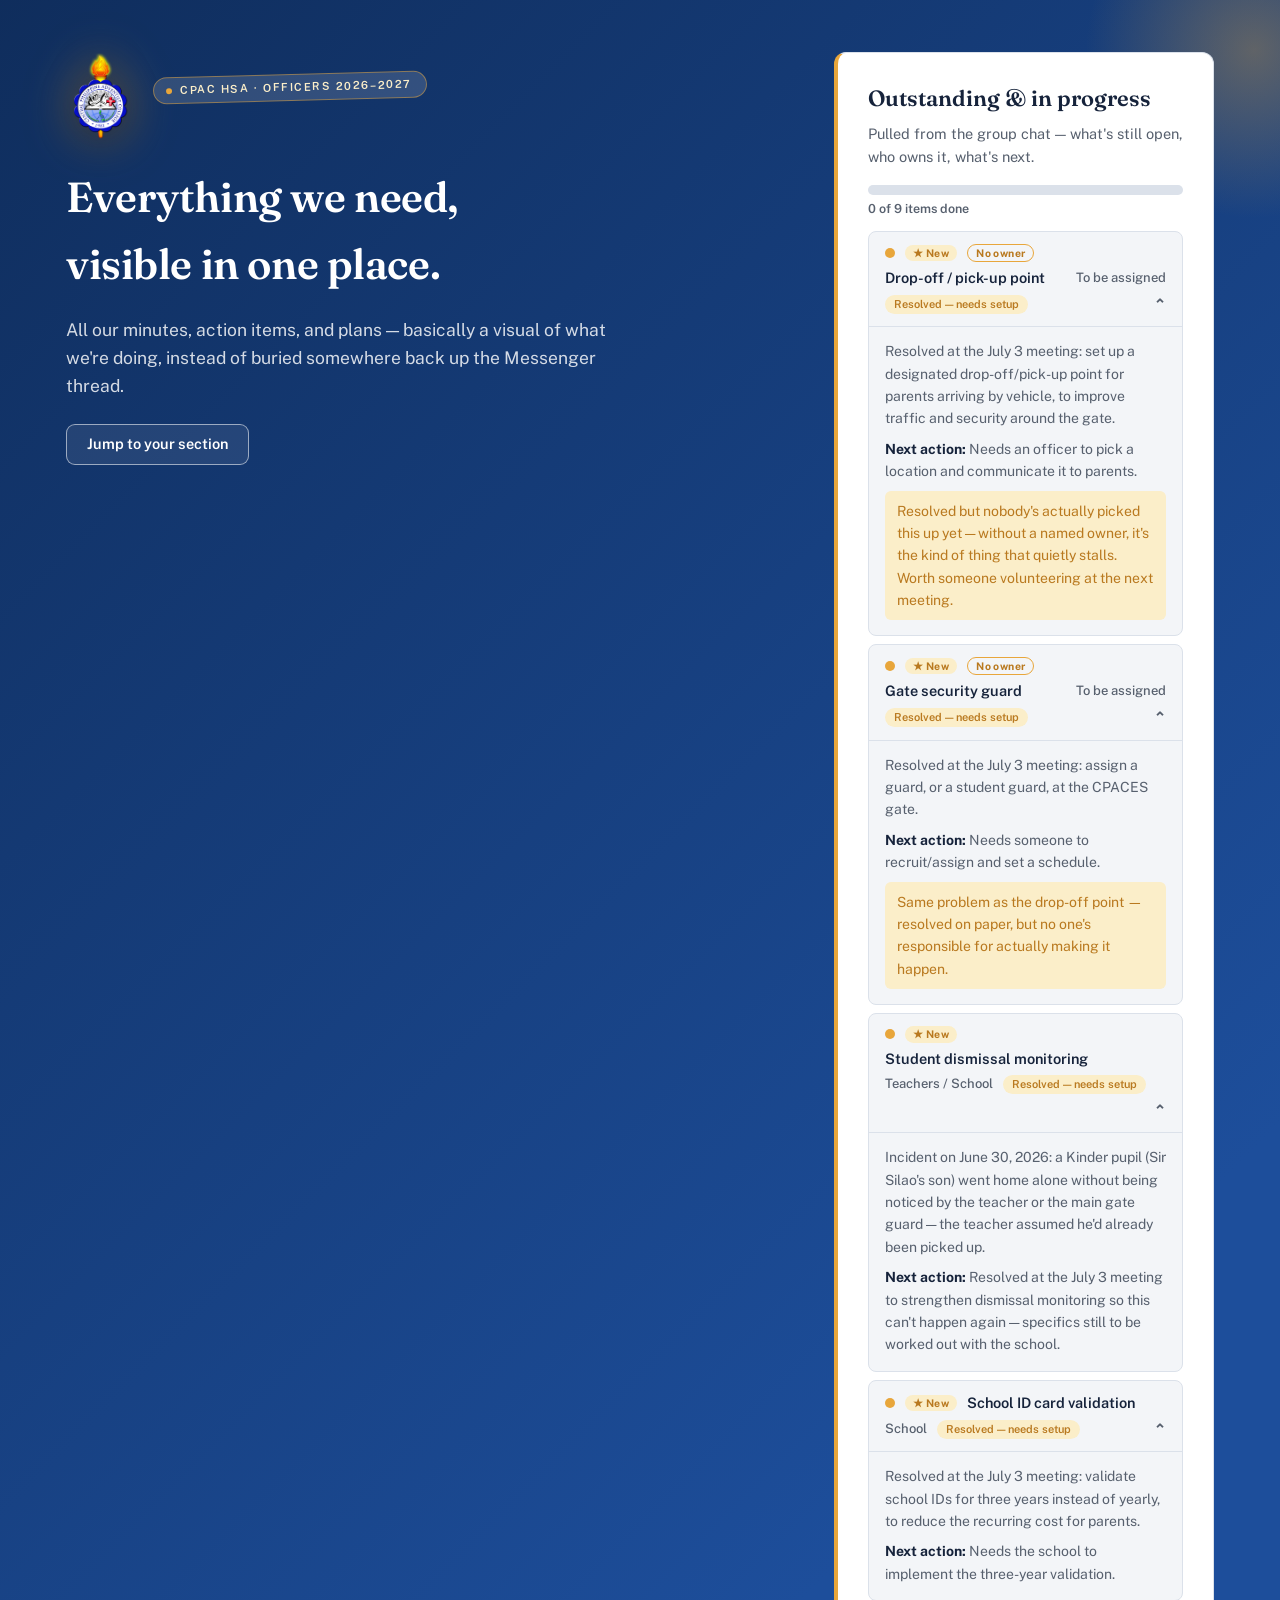
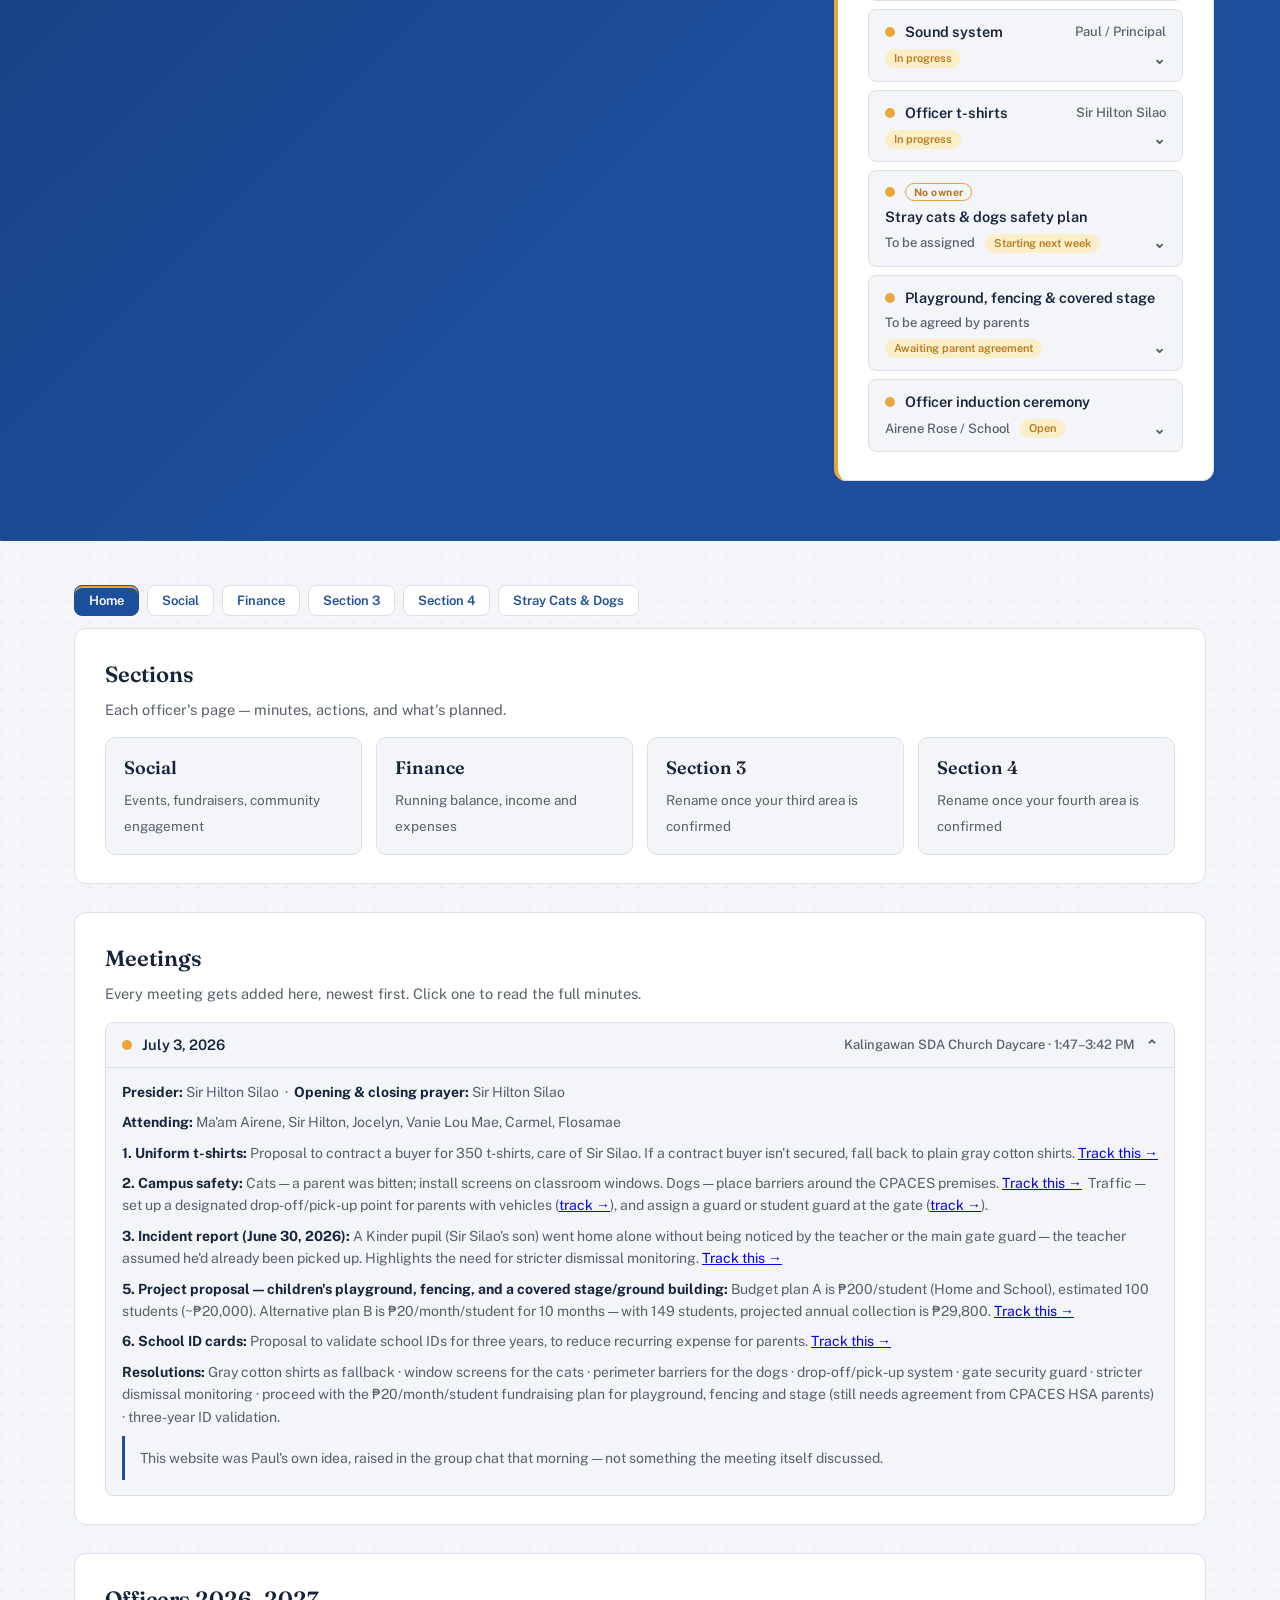
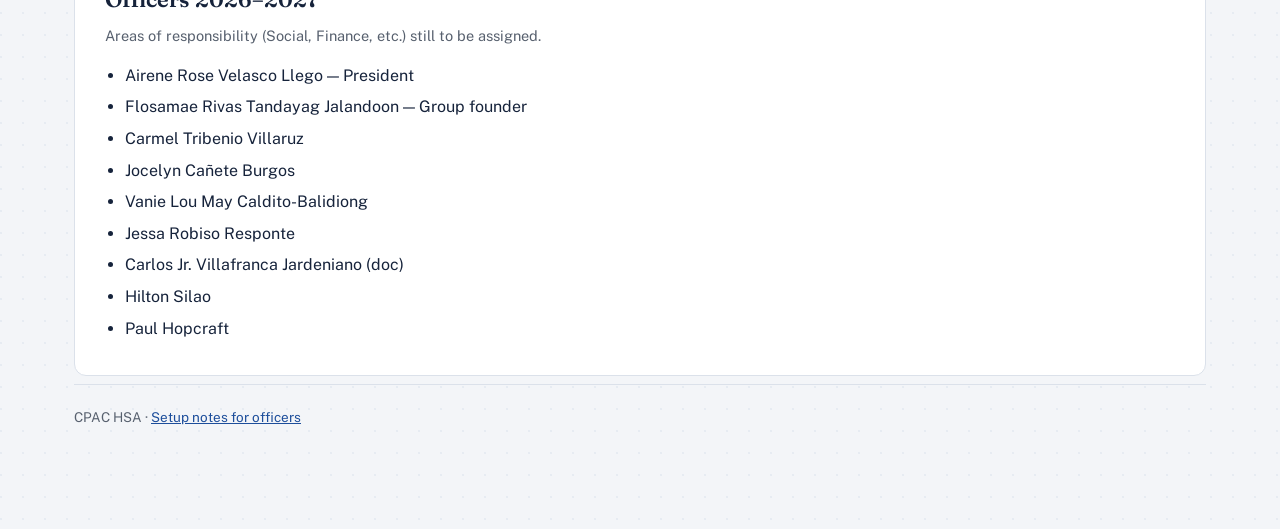
<file: index.html>
<!DOCTYPE html>
<html lang="en">
<head>
<meta charset="UTF-8">
<meta name="viewport" content="width=device-width, initial-scale=1.0">
<title>CPAC HSA — Officers Hub</title>
<link rel="icon" href="assets/logo-cpac.png">
<link rel="stylesheet" href="assets/style.css">
</head>
<body>
<header class="masthead hero-band">
  <div class="hero-inner">
    <div class="hero-grid">
      <div class="hero">
        <div class="brandrow">
          <img src="assets/logo-cpac.png" alt="Central Philippine Adventist College crest" class="crest">
          <span class="badge"><span class="dot"></span>CPAC HSA · Officers 2026&ndash;2027</span>
        </div>
        <h1>Everything we need, visible in one place.</h1>
        <p class="lede">All our minutes, action items, and plans — basically a visual of what we're doing, instead of buried somewhere back up the Messenger thread.</p>
        <div class="hero-actions">
          <a href="#sections" class="btn secondary">Jump to your section</a>
        </div>
      </div>
      <aside class="hero-sidebar">
        <section class="card spotlight" id="outstanding">
          <h2>Outstanding &amp; in progress</h2>
          <p class="sub">Pulled from the group chat — what's still open, who owns it, what's next.</p>
          <div class="progress-track"><div class="progress-fill" id="outstanding-progress-fill"></div></div>
          <p class="progress-label" id="outstanding-progress-label">Counting…</p>
          <div class="agreed-list">
            <details class="agreed-item" id="chip-dropoff" open>
              <summary>
                <span class="dot"></span>
                <span class="new-badge">&#9733; New</span>
                <span class="owner-flag">No owner</span>
                <span class="ti-title">Drop-off / pick-up point</span>
                <span class="ti-owner">To be assigned</span>
                <span class="status-pill open">Resolved — needs setup</span>
              </summary>
              <div class="agreed-detail">
                <p>Resolved at the July 3 meeting: set up a designated drop-off/pick-up point for parents arriving by vehicle, to improve traffic and security around the gate.</p>
                <p><strong>Next action:</strong> Needs an officer to pick a location and communicate it to parents.</p>
                <p class="flagged">Resolved but nobody's actually picked this up yet — without a named owner, it's the kind of thing that quietly stalls. Worth someone volunteering at the next meeting.</p>
              </div>
            </details>
            <details class="agreed-item" id="chip-gate" open>
              <summary>
                <span class="dot"></span>
                <span class="new-badge">&#9733; New</span>
                <span class="owner-flag">No owner</span>
                <span class="ti-title">Gate security guard</span>
                <span class="ti-owner">To be assigned</span>
                <span class="status-pill open">Resolved — needs setup</span>
              </summary>
              <div class="agreed-detail">
                <p>Resolved at the July 3 meeting: assign a guard, or a student guard, at the CPACES gate.</p>
                <p><strong>Next action:</strong> Needs someone to recruit/assign and set a schedule.</p>
                <p class="flagged">Same problem as the drop-off point — resolved on paper, but no one's responsible for actually making it happen.</p>
              </div>
            </details>
            <details class="agreed-item" id="chip-dismissal" open>
              <summary>
                <span class="dot"></span>
                <span class="new-badge">&#9733; New</span>
                <span class="ti-title">Student dismissal monitoring</span>
                <span class="ti-owner">Teachers / School</span>
                <span class="status-pill open">Resolved — needs setup</span>
              </summary>
              <div class="agreed-detail">
                <p>Incident on June 30, 2026: a Kinder pupil (Sir Silao's son) went home alone without being noticed by the teacher or the main gate guard — the teacher assumed he'd already been picked up.</p>
                <p><strong>Next action:</strong> Resolved at the July 3 meeting to strengthen dismissal monitoring so this can't happen again — specifics still to be worked out with the school.</p>
              </div>
            </details>
            <details class="agreed-item" id="chip-idcard" open>
              <summary>
                <span class="dot"></span>
                <span class="new-badge">&#9733; New</span>
                <span class="ti-title">School ID card validation</span>
                <span class="ti-owner">School</span>
                <span class="status-pill open">Resolved — needs setup</span>
              </summary>
              <div class="agreed-detail">
                <p>Resolved at the July 3 meeting: validate school IDs for three years instead of yearly, to reduce the recurring cost for parents.</p>
                <p><strong>Next action:</strong> Needs the school to implement the three-year validation.</p>
              </div>
            </details>
            <details class="agreed-item" id="chip-sound">
              <summary>
                <span class="dot"></span>
                <span class="ti-title">Sound system</span>
                <span class="ti-owner">Paul / Principal</span>
                <span class="status-pill open">In progress</span>
              </summary>
              <div class="agreed-detail">
                <p>Target is a JBL sound system (~₱45,000) plus a mic (~₱7,000). Paul donated ₱20,000 already; the school promised to cover the rest as a refund tied to last year's iLearn payments.</p>
                <p><strong>Next action:</strong> Paul spoke to the principal on July 2 — hoping to pick it up next week from the supplier (Jvs) once the school releases the remaining funds. Target is to have it ready before the induction ceremony.</p>
              </div>
            </details>
            <details class="agreed-item" id="chip-tshirts">
              <summary>
                <span class="dot"></span>
                <span class="ti-title">Officer t-shirts</span>
                <span class="ti-owner">Sir Hilton Silao</span>
                <span class="status-pill open">In progress</span>
              </summary>
              <div class="agreed-detail">
                <p>Decided at the July 3 meeting: contract a buyer for 350 t-shirts, care of Sir Silao. If a contract buyer isn't secured, fall back to plain gray cotton shirts.</p>
                <p><strong>Next action:</strong> Sir Silao to confirm whether a contract buyer's been secured; gray cotton is the agreed fallback.</p>
              </div>
            </details>
            <details class="agreed-item" id="chip-stray">
              <summary>
                <span class="dot"></span>
                <span class="owner-flag">No owner</span>
                <span class="ti-title">Stray cats &amp; dogs safety plan</span>
                <span class="ti-owner">To be assigned</span>
                <span class="status-pill open">Starting next week</span>
              </summary>
              <div class="agreed-detail">
                <p>A parent was bitten by a stray cat on campus and needed rabies shots. Resolved at the July 3 meeting: install screens on classroom windows (cats) and place barriers around the CPACES premises (dogs) — no culling, no poisoning.</p>
                <p><strong>Next action:</strong> Paul is providing labor for the perimeter/cleanup side (bringing a helper down next week) — but no officer has taken ownership of seeing the window screens through yet. <a href="poll.html">Full plan and breakdown →</a></p>
                <p class="flagged">This one's a genuine safety issue with an actual bite already on record — it shouldn't be the item with no clear owner. Worth someone claiming the window-screen half specifically, since Paul's only covering the fence/cleanup side.</p>
              </div>
            </details>
            <details class="agreed-item" id="chip-playground">
              <summary>
                <span class="dot"></span>
                <span class="ti-title">Playground, fencing &amp; covered stage</span>
                <span class="ti-owner">To be agreed by parents</span>
                <span class="status-pill open">Awaiting parent agreement</span>
              </summary>
              <div class="agreed-detail">
                <p>Originally raised by Carlos Jr. as a one-liner; fleshed out into a full project at the July 3 meeting — a children's playground, fencing, and a covered stage/ground building.</p>
                <p><strong>Budget:</strong> Plan A — ₱200/student, ~100 students (~₱20,000 one-time). Plan B (the one resolved to proceed with) — ₱20/month/student for 10 months; with 149 students, projected annual collection is ₱29,800.</p>
                <p><strong>Next action:</strong> Still needs to be agreed by the CPACES HSA parents before it can start.</p>
              </div>
            </details>
            <details class="agreed-item">
              <summary>
                <span class="dot"></span>
                <span class="ti-title">Officer induction ceremony</span>
                <span class="ti-owner">Airene Rose / School</span>
                <span class="status-pill open">Open</span>
              </summary>
              <div class="agreed-detail">
                <p>Ma'am Drocelyn raised this with Airene Rose — no date has been confirmed yet.</p>
                <p><strong>Next action:</strong> The sound system purchase is being targeted to finish before the induction so it can be used there and presented to parents.</p>
              </div>
            </details>
          </div>
        </section>
      </aside>
    </div>
  </div>
</header>

<div class="wrap wrap-wide">
  <nav class="sitenav">
    <a href="index.html" class="current">Home</a>
    <a href="social.html">Social</a>
    <a href="finance.html">Finance</a>
    <a href="section-3.html">Section 3</a>
    <a href="section-4.html">Section 4</a>
    <a href="poll.html">Stray Cats &amp; Dogs</a>
  </nav>

  <main>
    <section class="card" id="sections">
      <h2>Sections</h2>
      <p class="sub">Each officer's page — minutes, actions, and what's planned.</p>
      <div class="section-grid">
        <a class="section-tile" href="social.html">
          <span class="name">Social</span>
          <span class="desc">Events, fundraisers, community engagement</span>
        </a>
        <a class="section-tile" href="finance.html">
          <span class="name">Finance</span>
          <span class="desc">Running balance, income and expenses</span>
        </a>
        <a class="section-tile" href="section-3.html">
          <span class="name">Section 3</span>
          <span class="desc">Rename once your third area is confirmed</span>
        </a>
        <a class="section-tile" href="section-4.html">
          <span class="name">Section 4</span>
          <span class="desc">Rename once your fourth area is confirmed</span>
        </a>
      </div>
    </section>

    <section class="card" id="meetings">
      <h2>Meetings</h2>
      <p class="sub">Every meeting gets added here, newest first. Click one to read the full minutes.</p>
      <div class="agreed-list">
        <details class="agreed-item" open>
          <summary>
            <span class="dot"></span>
            <span class="ti-title">July 3, 2026</span>
            <span class="ti-owner">Kalingawan SDA Church Daycare · 1:47&ndash;3:42 PM</span>
          </summary>
          <div class="agreed-detail">
            <p><strong>Presider:</strong> Sir Hilton Silao &nbsp;·&nbsp; <strong>Opening &amp; closing prayer:</strong> Sir Hilton Silao</p>
            <p><strong>Attending:</strong> Ma'am Airene, Sir Hilton, Jocelyn, Vanie Lou Mae, Carmel, Flosamae</p>
            <p><strong>1. Uniform t-shirts:</strong> Proposal to contract a buyer for 350 t-shirts, care of Sir Silao. If a contract buyer isn't secured, fall back to plain gray cotton shirts. <a href="#chip-tshirts">Track this →</a></p>
            <p><strong>2. Campus safety:</strong> Cats — a parent was bitten; install screens on classroom windows. Dogs — place barriers around the CPACES premises. <a href="#chip-stray">Track this →</a> &nbsp;Traffic — set up a designated drop-off/pick-up point for parents with vehicles (<a href="#chip-dropoff">track →</a>), and assign a guard or student guard at the gate (<a href="#chip-gate">track →</a>).</p>
            <p><strong>3. Incident report (June 30, 2026):</strong> A Kinder pupil (Sir Silao's son) went home alone without being noticed by the teacher or the main gate guard — the teacher assumed he'd already been picked up. Highlights the need for stricter dismissal monitoring. <a href="#chip-dismissal">Track this →</a></p>
            <p><strong>5. Project proposal — children's playground, fencing, and a covered stage/ground building:</strong> Budget plan A is ₱200/student (Home and School), estimated 100 students (~₱20,000). Alternative plan B is ₱20/month/student for 10 months — with 149 students, projected annual collection is ₱29,800. <a href="#chip-playground">Track this →</a></p>
            <p><strong>6. School ID cards:</strong> Proposal to validate school IDs for three years, to reduce recurring expense for parents. <a href="#chip-idcard">Track this →</a></p>
            <p><strong>Resolutions:</strong> Gray cotton shirts as fallback · window screens for the cats · perimeter barriers for the dogs · drop-off/pick-up system · gate security guard · stricter dismissal monitoring · proceed with the ₱20/month/student fundraising plan for playground, fencing and stage (still needs agreement from CPACES HSA parents) · three-year ID validation.</p>
            <p class="note">This website was Paul's own idea, raised in the group chat that morning — not something the meeting itself discussed.</p>
          </div>
        </details>
      </div>
    </section>

    <section class="card">
      <h2>Officers 2026&ndash;2027</h2>
      <p class="sub">Areas of responsibility (Social, Finance, etc.) still to be assigned.</p>
      <ul class="plans">
        <li>Airene Rose Velasco Llego — President</li>
        <li>Flosamae Rivas Tandayag Jalandoon — Group founder</li>
        <li>Carmel Tribenio Villaruz</li>
        <li>Jocelyn Cañete Burgos</li>
        <li>Vanie Lou May Caldito-Balidiong</li>
        <li>Jessa Robiso Responte</li>
        <li>Carlos Jr. Villafranca Jardeniano (doc)</li>
        <li>Hilton Silao</li>
        <li>Paul Hopcraft</li>
      </ul>
    </section>
  </main>

  <footer>CPAC HSA · <a href="SETUP.md">Setup notes for officers</a></footer>
</div>
<script>
(function(){
  function openTarget(){
    var id = location.hash.slice(1);
    if(!id) return;
    var el = document.getElementById(id);
    if(!el) return;
    var details = el.tagName === 'DETAILS' ? el : el.closest('details');
    if(details && !details.open){ details.open = true; }
    if(el.scrollIntoView) el.scrollIntoView({behavior:'smooth', block:'start'});
  }
  window.addEventListener('hashchange', openTarget);
  if(location.hash) openTarget();

  var pills = document.querySelectorAll('#outstanding .status-pill');
  var total = pills.length;
  var done = document.querySelectorAll('#outstanding .status-pill.done').length;
  var pct = total ? Math.round((done / total) * 100) : 0;
  var fill = document.getElementById('outstanding-progress-fill');
  var label = document.getElementById('outstanding-progress-label');
  if(fill) fill.style.width = pct + '%';
  if(label) label.textContent = done + ' of ' + total + ' items done';
})();
</script>
</body>
</html>
</file>
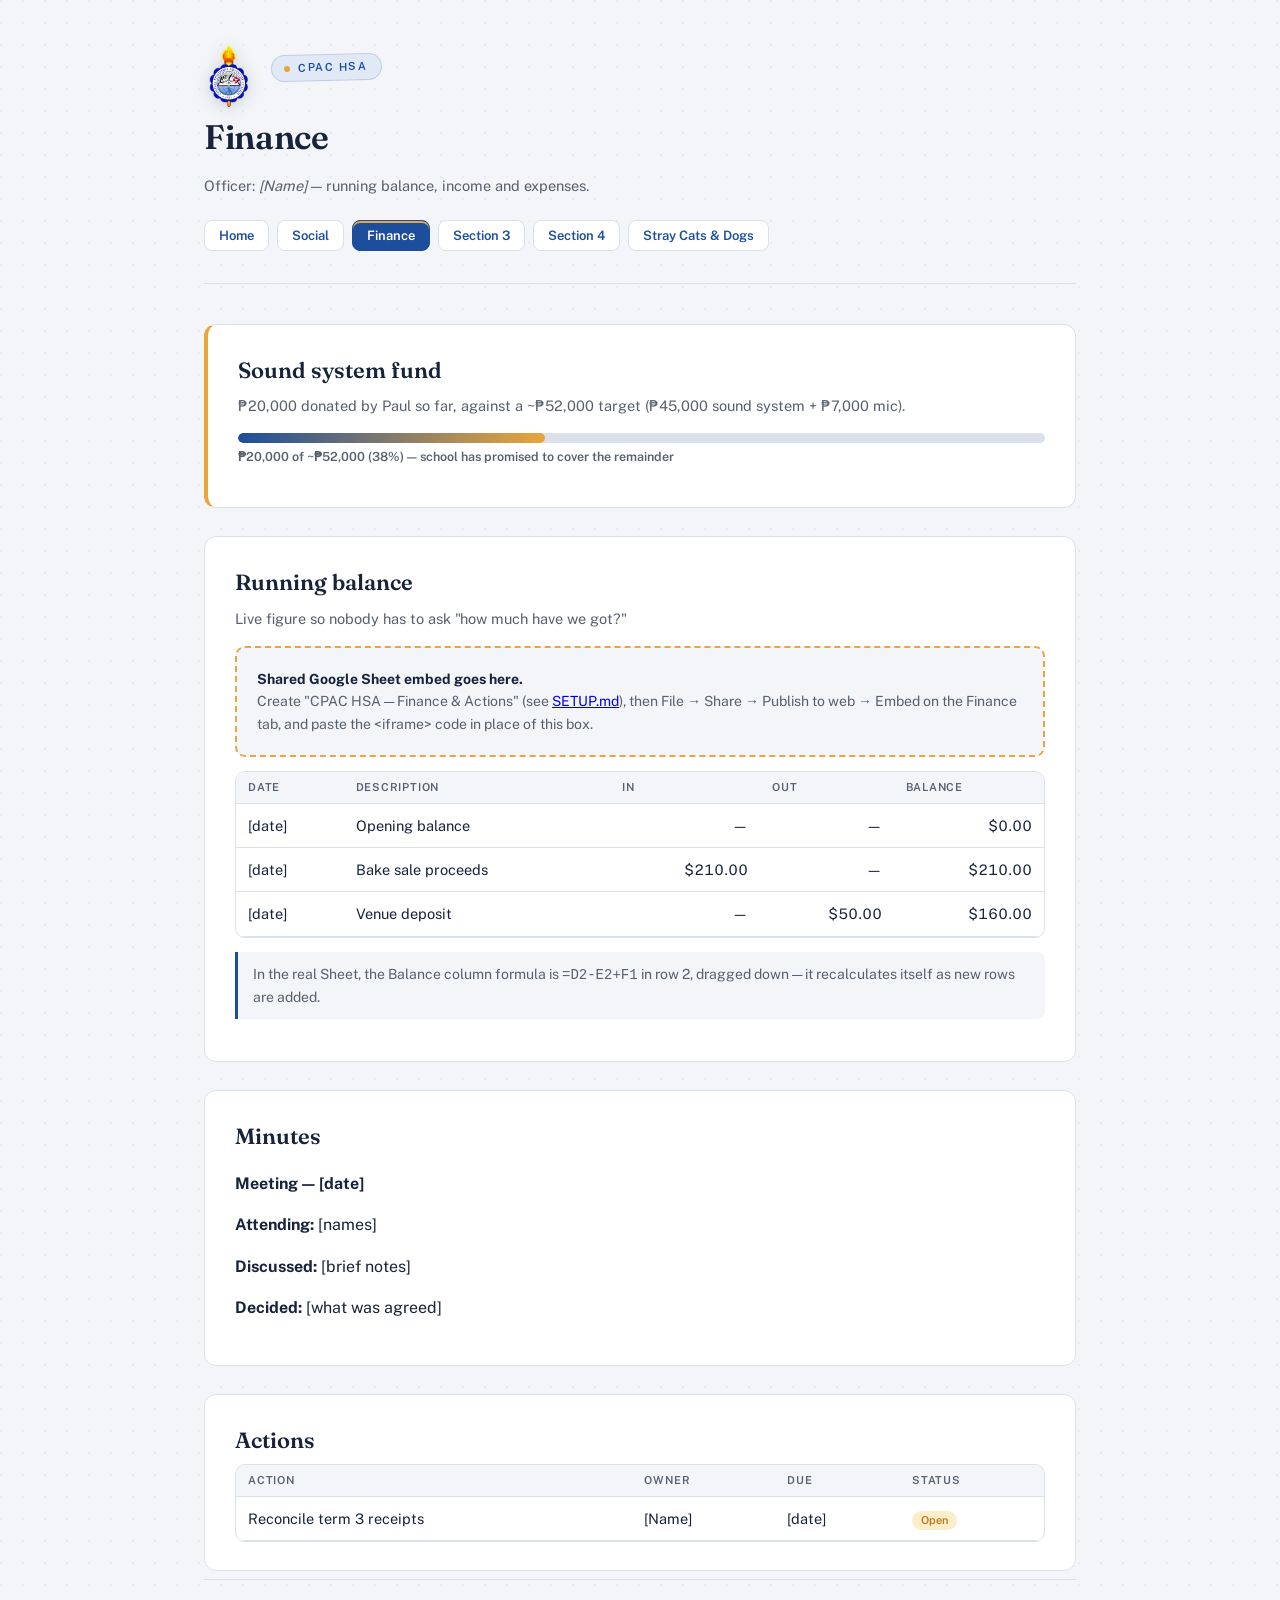
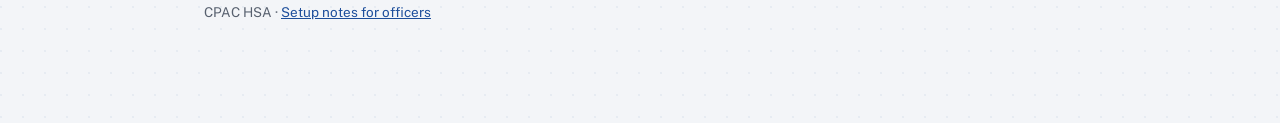
<file: finance.html>
<!DOCTYPE html>
<html lang="en">
<head>
<meta charset="UTF-8">
<meta name="viewport" content="width=device-width, initial-scale=1.0">
<title>Finance — CPAC HSA</title>
<link rel="icon" href="assets/logo-cpac.png">
<link rel="stylesheet" href="assets/style.css">
</head>
<body>
<div class="wrap">
  <header class="masthead">
    <div class="brandrow">
      <img src="assets/logo-cpac.png" alt="Central Philippine Adventist College crest" class="crest">
      <span class="badge"><span class="dot"></span>CPAC HSA</span>
    </div>
    <h1>Finance</h1>
    <p class="meta">Officer: <em>[Name]</em> — running balance, income and expenses.</p>
    <nav class="sitenav">
      <a href="index.html">Home</a>
      <a href="social.html">Social</a>
      <a href="finance.html" class="current">Finance</a>
      <a href="section-3.html">Section 3</a>
      <a href="section-4.html">Section 4</a>
      <a href="poll.html">Stray Cats &amp; Dogs</a>
    </nav>
  </header>

  <main>
    <section class="card spotlight">
      <h2>Sound system fund</h2>
      <p class="sub">₱20,000 donated by Paul so far, against a ~₱52,000 target (₱45,000 sound system + ₱7,000 mic).</p>
      <div class="progress-track"><div class="progress-fill" style="width:38%"></div></div>
      <p class="progress-label">₱20,000 of ~₱52,000 (38%) — school has promised to cover the remainder</p>
    </section>

    <section class="card">
      <h2>Running balance</h2>
      <p class="sub">Live figure so nobody has to ask "how much have we got?"</p>
      <div class="embed-slot">
        <strong>Shared Google Sheet embed goes here.</strong><br>
        Create "CPAC HSA — Finance &amp; Actions" (see <a href="SETUP.md">SETUP.md</a>), then File → Share → Publish to web → Embed on the Finance tab, and paste the &lt;iframe&gt; code in place of this box.
      </div>
      <div class="tablewrap" style="margin-top:14px;">
        <table>
          <thead><tr><th>Date</th><th>Description</th><th class="num">In</th><th class="num">Out</th><th class="num">Balance</th></tr></thead>
          <tbody>
            <tr><td>[date]</td><td>Opening balance</td><td class="num">—</td><td class="num">—</td><td class="num">$0.00</td></tr>
            <tr><td>[date]</td><td>Bake sale proceeds</td><td class="num">$210.00</td><td class="num">—</td><td class="num">$210.00</td></tr>
            <tr><td>[date]</td><td>Venue deposit</td><td class="num">—</td><td class="num">$50.00</td><td class="num">$160.00</td></tr>
          </tbody>
        </table>
      </div>
      <p class="note" style="margin-top:14px;">In the real Sheet, the Balance column formula is <code>=D2-E2+F1</code> in row 2, dragged down — it recalculates itself as new rows are added.</p>
    </section>

    <section class="card">
      <h2>Minutes</h2>
      <p><strong>Meeting — [date]</strong></p>
      <p><strong>Attending:</strong> [names]</p>
      <p><strong>Discussed:</strong> [brief notes]</p>
      <p><strong>Decided:</strong> [what was agreed]</p>
    </section>

    <section class="card">
      <h2>Actions</h2>
      <div class="tablewrap">
        <table>
          <thead><tr><th>Action</th><th>Owner</th><th>Due</th><th>Status</th></tr></thead>
          <tbody>
            <tr><td>Reconcile term 3 receipts</td><td>[Name]</td><td>[date]</td><td><span class="status-pill open">Open</span></td></tr>
          </tbody>
        </table>
      </div>
    </section>
  </main>

  <footer>CPAC HSA · <a href="SETUP.md">Setup notes for officers</a></footer>
</div>
</body>
</html>
</file>
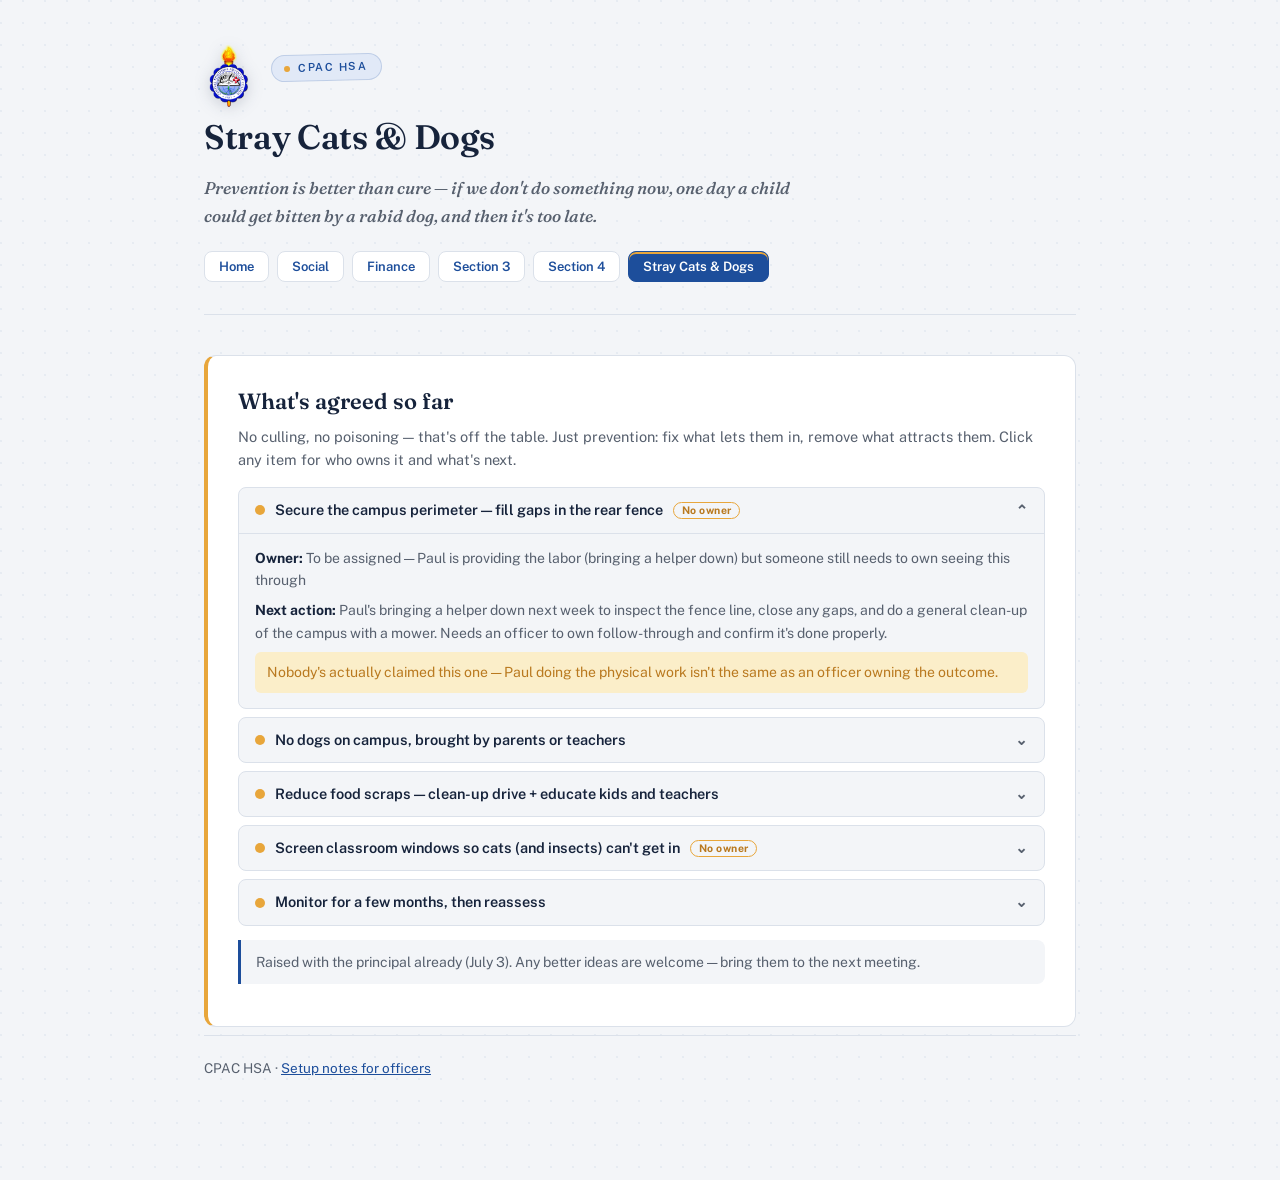
<file: poll.html>
<!DOCTYPE html>
<html lang="en">
<head>
<meta charset="UTF-8">
<meta name="viewport" content="width=device-width, initial-scale=1.0">
<title>Stray Cats &amp; Dogs — CPAC HSA</title>
<link rel="icon" href="assets/logo-cpac.png">
<link rel="stylesheet" href="assets/style.css">
</head>
<body>
<div class="wrap">
  <header class="masthead">
    <div class="brandrow">
      <img src="assets/logo-cpac.png" alt="Central Philippine Adventist College crest" class="crest">
      <span class="badge"><span class="dot"></span>CPAC HSA</span>
    </div>
    <h1>Stray Cats &amp; Dogs</h1>
    <p class="tagline">Prevention is better than cure — if we don't do something now, one day a child could get bitten by a rabid dog, and then it's too late.</p>
    <nav class="sitenav">
      <a href="index.html">Home</a>
      <a href="social.html">Social</a>
      <a href="finance.html">Finance</a>
      <a href="section-3.html">Section 3</a>
      <a href="section-4.html">Section 4</a>
      <a href="poll.html" class="current">Stray Cats &amp; Dogs</a>
    </nav>
  </header>

  <main>
    <section class="card spotlight">
      <h2>What's agreed so far</h2>
      <p class="sub">No culling, no poisoning — that's off the table. Just prevention: fix what lets them in, remove what attracts them. Click any item for who owns it and what's next.</p>
      <div class="agreed-list">
        <details class="agreed-item" open>
          <summary><span class="dot"></span>Secure the campus perimeter — fill gaps in the rear fence <span class="owner-flag">No owner</span></summary>
          <div class="agreed-detail">
            <p><strong>Owner:</strong> To be assigned — Paul is providing the labor (bringing a helper down) but someone still needs to own seeing this through</p>
            <p><strong>Next action:</strong> Paul's bringing a helper down next week to inspect the fence line, close any gaps, and do a general clean-up of the campus with a mower. Needs an officer to own follow-through and confirm it's done properly.</p>
            <p class="flagged">Nobody's actually claimed this one — Paul doing the physical work isn't the same as an officer owning the outcome.</p>
          </div>
        </details>
        <details class="agreed-item">
          <summary><span class="dot"></span>No dogs on campus, brought by parents or teachers</summary>
          <div class="agreed-detail">
            <p><strong>Owner:</strong> All officers, with teachers</p>
            <p><strong>Next action:</strong> Ask teachers and parents directly to stop bringing dogs onto campus — fewer dogs around means fewer strays drawn in too.</p>
          </div>
        </details>
        <details class="agreed-item">
          <summary><span class="dot"></span>Reduce food scraps — clean-up drive + educate kids and teachers</summary>
          <div class="agreed-detail">
            <p><strong>Owner:</strong> Officers / Teachers</p>
            <p><strong>Next action:</strong> A short reminder to kids and teachers about keeping the grounds free of food scraps — that's the main thing attracting the animals in the first place.</p>
          </div>
        </details>
        <details class="agreed-item">
          <summary><span class="dot"></span>Screen classroom windows so cats (and insects) can't get in <span class="owner-flag">No owner</span></summary>
          <div class="agreed-detail">
            <p><strong>Owner:</strong> To be assigned</p>
            <p><strong>Next action:</strong> Get quotes for window screens — could be run as a per-classroom project once someone picks it up.</p>
            <p class="flagged">Resolved at the meeting but still unclaimed — this is the direct fix for the cat that actually bit someone, so it shouldn't be the one sitting without an owner.</p>
          </div>
        </details>
        <details class="agreed-item">
          <summary><span class="dot"></span>Monitor for a few months, then reassess</summary>
          <div class="agreed-detail">
            <p><strong>Owner:</strong> Airene Rose (President)</p>
            <p><strong>Next action:</strong> Give the fencing, cleanup, and education time to work, then bring it back to a meeting in a few months to see if it's actually helped.</p>
          </div>
        </details>
      </div>
      <p class="note">Raised with the principal already (July 3). Any better ideas are welcome — bring them to the next meeting.</p>
    </section>
  </main>

  <footer>CPAC HSA · <a href="SETUP.md">Setup notes for officers</a></footer>
</div>
</body>
</html>
</file>
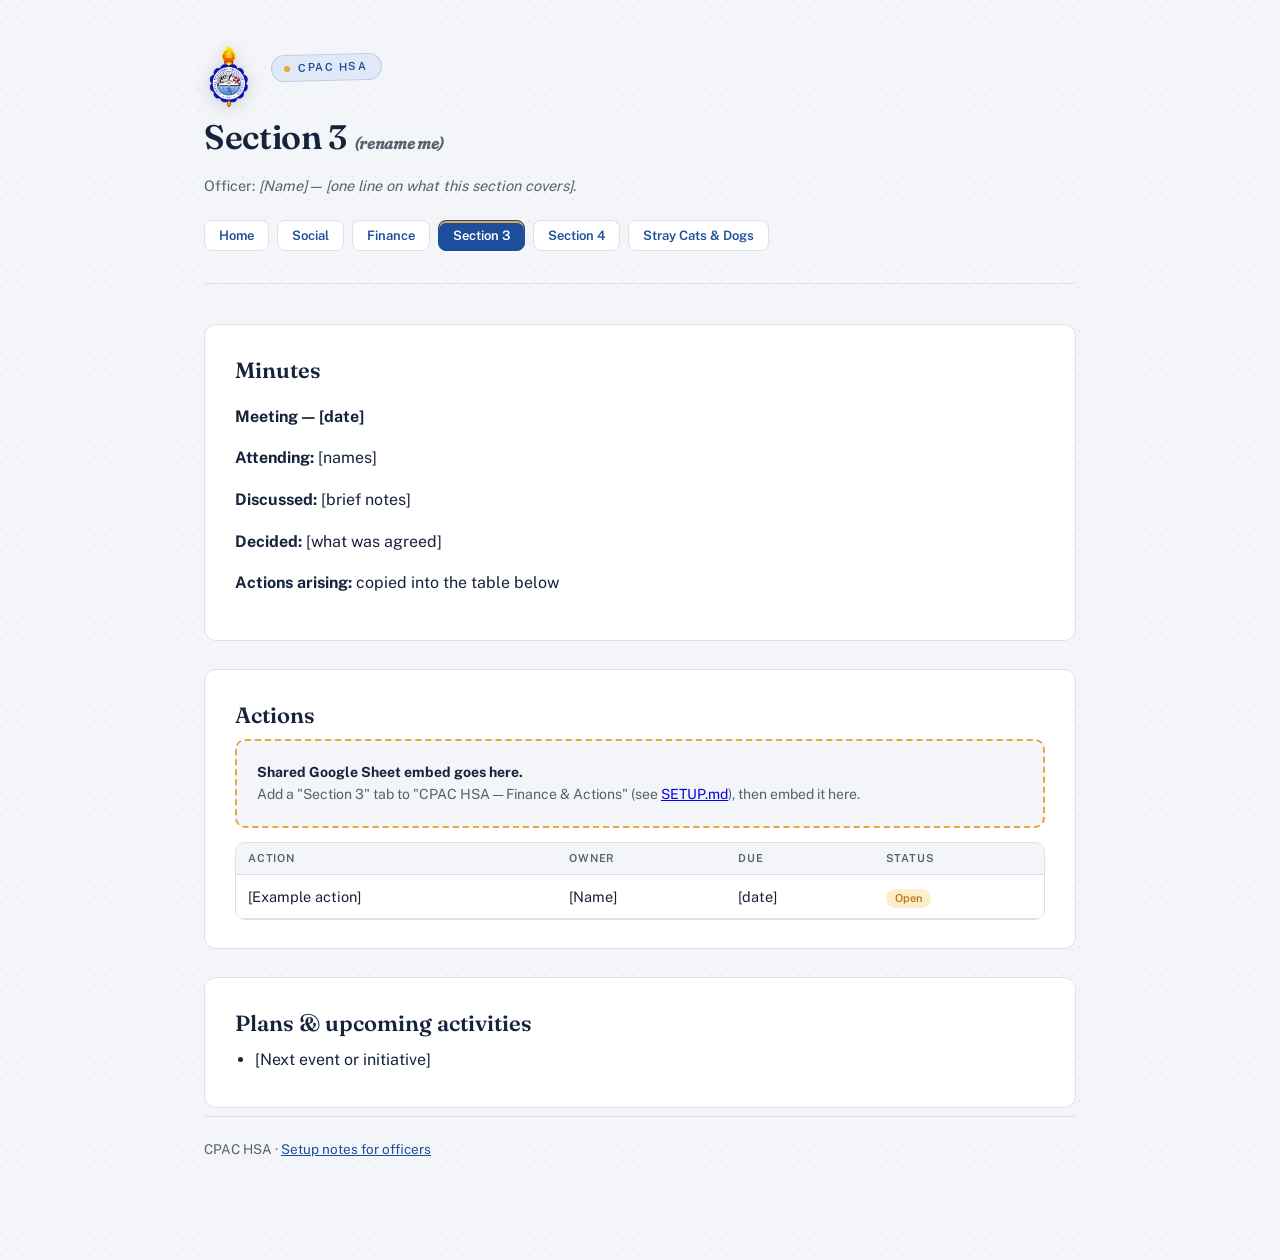
<file: section-3.html>
<!DOCTYPE html>
<html lang="en">
<head>
<meta charset="UTF-8">
<meta name="viewport" content="width=device-width, initial-scale=1.0">
<title>Section 3 — CPAC HSA</title>
<link rel="icon" href="assets/logo-cpac.png">
<link rel="stylesheet" href="assets/style.css">
</head>
<body>
<div class="wrap">
  <header class="masthead">
    <div class="brandrow">
      <img src="assets/logo-cpac.png" alt="Central Philippine Adventist College crest" class="crest">
      <span class="badge"><span class="dot"></span>CPAC HSA</span>
    </div>
    <h1>Section 3 <em style="font-size:16px; color:var(--ink-soft);">(rename me)</em></h1>
    <p class="meta">Officer: <em>[Name]</em> — <em>[one line on what this section covers]</em>.</p>
    <nav class="sitenav">
      <a href="index.html">Home</a>
      <a href="social.html">Social</a>
      <a href="finance.html">Finance</a>
      <a href="section-3.html" class="current">Section 3</a>
      <a href="section-4.html">Section 4</a>
      <a href="poll.html">Stray Cats &amp; Dogs</a>
    </nav>
  </header>

  <main>
    <section class="card">
      <h2>Minutes</h2>
      <p><strong>Meeting — [date]</strong></p>
      <p><strong>Attending:</strong> [names]</p>
      <p><strong>Discussed:</strong> [brief notes]</p>
      <p><strong>Decided:</strong> [what was agreed]</p>
      <p><strong>Actions arising:</strong> copied into the table below</p>
    </section>

    <section class="card">
      <h2>Actions</h2>
      <div class="embed-slot">
        <strong>Shared Google Sheet embed goes here.</strong><br>
        Add a "Section 3" tab to "CPAC HSA — Finance &amp; Actions" (see <a href="SETUP.md">SETUP.md</a>), then embed it here.
      </div>
      <div class="tablewrap" style="margin-top:14px;">
        <table>
          <thead><tr><th>Action</th><th>Owner</th><th>Due</th><th>Status</th></tr></thead>
          <tbody>
            <tr><td>[Example action]</td><td>[Name]</td><td>[date]</td><td><span class="status-pill open">Open</span></td></tr>
          </tbody>
        </table>
      </div>
    </section>

    <section class="card">
      <h2>Plans &amp; upcoming activities</h2>
      <ul class="plans">
        <li>[Next event or initiative]</li>
      </ul>
    </section>
  </main>

  <footer>CPAC HSA · <a href="SETUP.md">Setup notes for officers</a></footer>
</div>
</body>
</html>
</file>
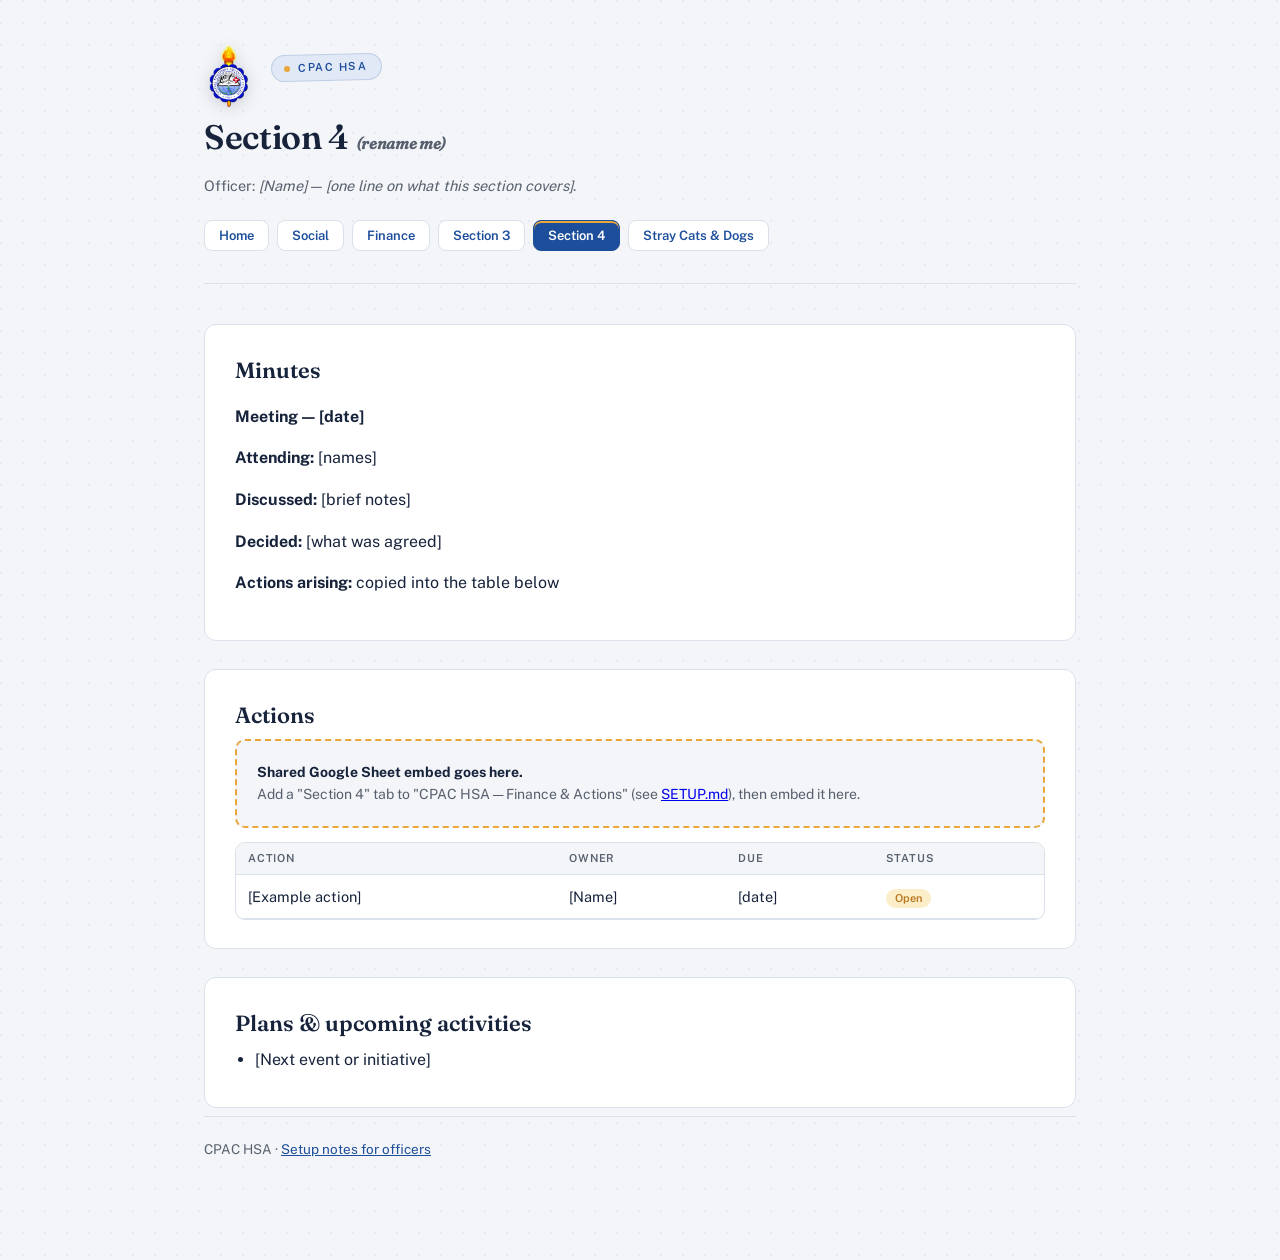
<file: section-4.html>
<!DOCTYPE html>
<html lang="en">
<head>
<meta charset="UTF-8">
<meta name="viewport" content="width=device-width, initial-scale=1.0">
<title>Section 4 — CPAC HSA</title>
<link rel="icon" href="assets/logo-cpac.png">
<link rel="stylesheet" href="assets/style.css">
</head>
<body>
<div class="wrap">
  <header class="masthead">
    <div class="brandrow">
      <img src="assets/logo-cpac.png" alt="Central Philippine Adventist College crest" class="crest">
      <span class="badge"><span class="dot"></span>CPAC HSA</span>
    </div>
    <h1>Section 4 <em style="font-size:16px; color:var(--ink-soft);">(rename me)</em></h1>
    <p class="meta">Officer: <em>[Name]</em> — <em>[one line on what this section covers]</em>.</p>
    <nav class="sitenav">
      <a href="index.html">Home</a>
      <a href="social.html">Social</a>
      <a href="finance.html">Finance</a>
      <a href="section-3.html">Section 3</a>
      <a href="section-4.html" class="current">Section 4</a>
      <a href="poll.html">Stray Cats &amp; Dogs</a>
    </nav>
  </header>

  <main>
    <section class="card">
      <h2>Minutes</h2>
      <p><strong>Meeting — [date]</strong></p>
      <p><strong>Attending:</strong> [names]</p>
      <p><strong>Discussed:</strong> [brief notes]</p>
      <p><strong>Decided:</strong> [what was agreed]</p>
      <p><strong>Actions arising:</strong> copied into the table below</p>
    </section>

    <section class="card">
      <h2>Actions</h2>
      <div class="embed-slot">
        <strong>Shared Google Sheet embed goes here.</strong><br>
        Add a "Section 4" tab to "CPAC HSA — Finance &amp; Actions" (see <a href="SETUP.md">SETUP.md</a>), then embed it here.
      </div>
      <div class="tablewrap" style="margin-top:14px;">
        <table>
          <thead><tr><th>Action</th><th>Owner</th><th>Due</th><th>Status</th></tr></thead>
          <tbody>
            <tr><td>[Example action]</td><td>[Name]</td><td>[date]</td><td><span class="status-pill open">Open</span></td></tr>
          </tbody>
        </table>
      </div>
    </section>

    <section class="card">
      <h2>Plans &amp; upcoming activities</h2>
      <ul class="plans">
        <li>[Next event or initiative]</li>
      </ul>
    </section>
  </main>

  <footer>CPAC HSA · <a href="SETUP.md">Setup notes for officers</a></footer>
</div>
</body>
</html>
</file>
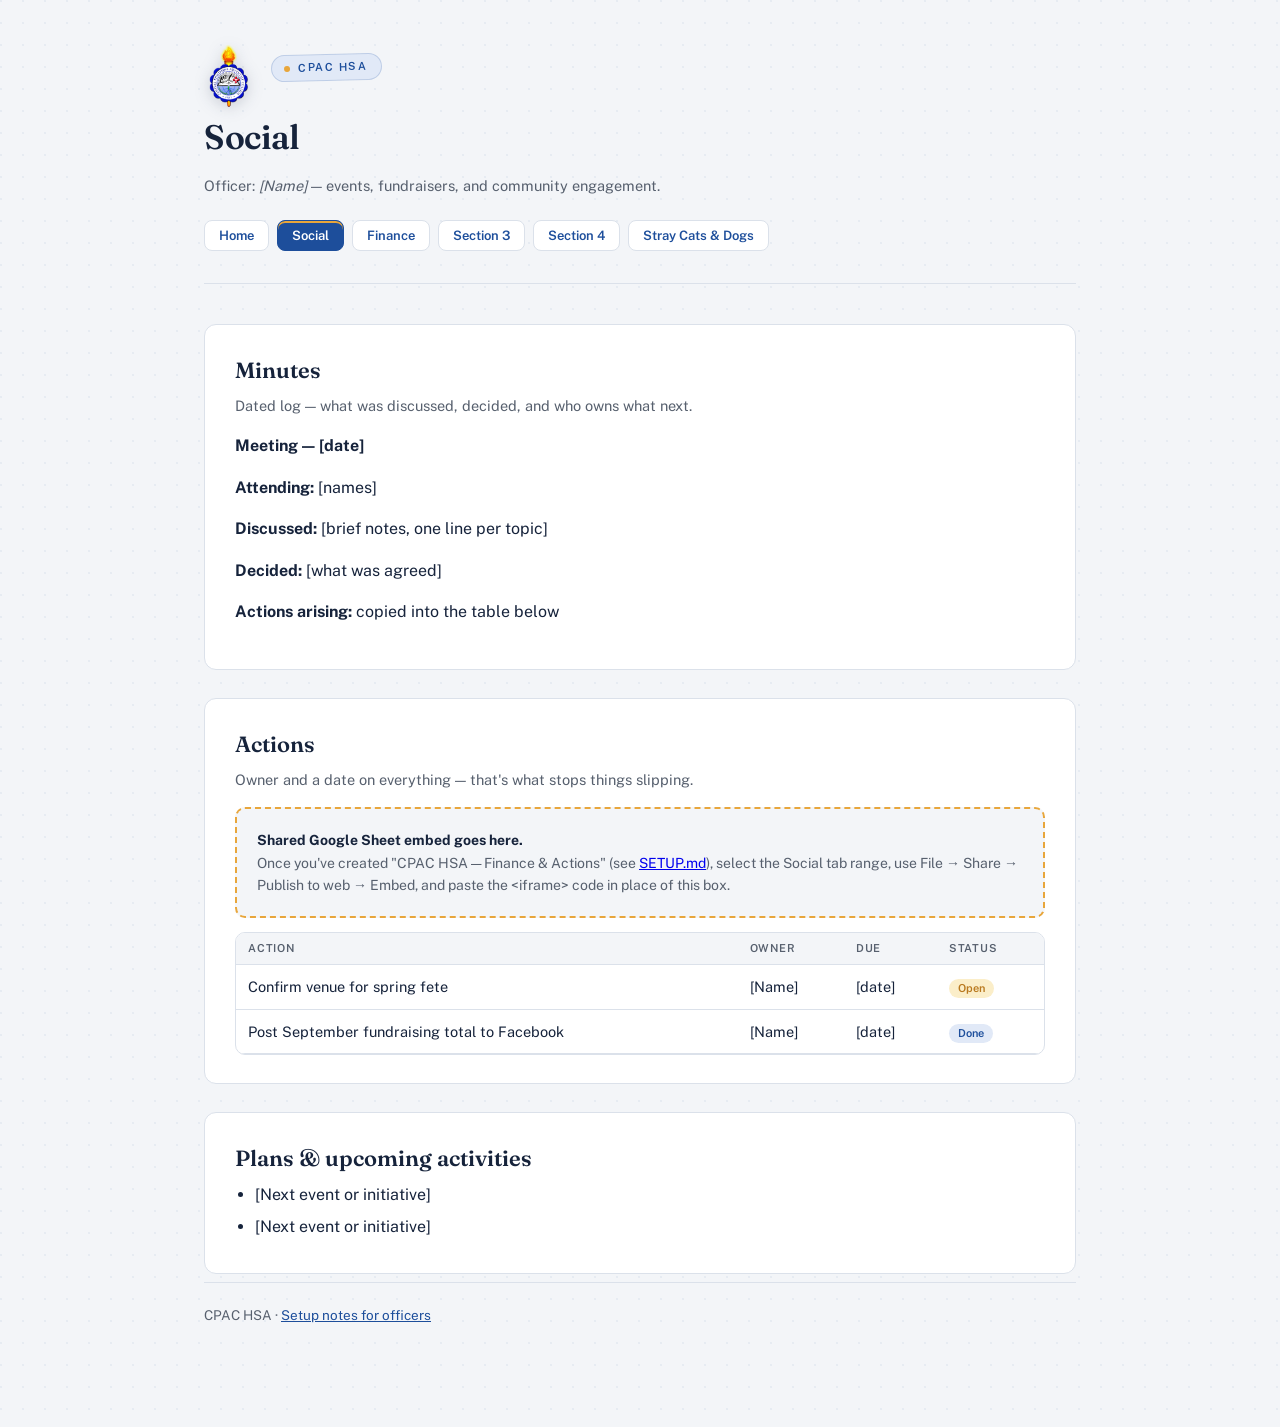
<file: social.html>
<!DOCTYPE html>
<html lang="en">
<head>
<meta charset="UTF-8">
<meta name="viewport" content="width=device-width, initial-scale=1.0">
<title>Social — CPAC HSA</title>
<link rel="icon" href="assets/logo-cpac.png">
<link rel="stylesheet" href="assets/style.css">
</head>
<body>
<div class="wrap">
  <header class="masthead">
    <div class="brandrow">
      <img src="assets/logo-cpac.png" alt="Central Philippine Adventist College crest" class="crest">
      <span class="badge"><span class="dot"></span>CPAC HSA</span>
    </div>
    <h1>Social</h1>
    <p class="meta">Officer: <em>[Name]</em> — events, fundraisers, and community engagement.</p>
    <nav class="sitenav">
      <a href="index.html">Home</a>
      <a href="social.html" class="current">Social</a>
      <a href="finance.html">Finance</a>
      <a href="section-3.html">Section 3</a>
      <a href="section-4.html">Section 4</a>
      <a href="poll.html">Stray Cats &amp; Dogs</a>
    </nav>
  </header>

  <main>
    <section class="card">
      <h2>Minutes</h2>
      <p class="sub">Dated log — what was discussed, decided, and who owns what next.</p>
      <p><strong>Meeting — [date]</strong></p>
      <p><strong>Attending:</strong> [names]</p>
      <p><strong>Discussed:</strong> [brief notes, one line per topic]</p>
      <p><strong>Decided:</strong> [what was agreed]</p>
      <p><strong>Actions arising:</strong> copied into the table below</p>
    </section>

    <section class="card">
      <h2>Actions</h2>
      <p class="sub">Owner and a date on everything — that's what stops things slipping.</p>
      <div class="embed-slot">
        <strong>Shared Google Sheet embed goes here.</strong><br>
        Once you've created "CPAC HSA — Finance &amp; Actions" (see <a href="SETUP.md">SETUP.md</a>), select the Social tab range, use File → Share → Publish to web → Embed, and paste the &lt;iframe&gt; code in place of this box.
      </div>
      <div class="tablewrap" style="margin-top:14px;">
        <table>
          <thead><tr><th>Action</th><th>Owner</th><th>Due</th><th>Status</th></tr></thead>
          <tbody>
            <tr><td>Confirm venue for spring fete</td><td>[Name]</td><td>[date]</td><td><span class="status-pill open">Open</span></td></tr>
            <tr><td>Post September fundraising total to Facebook</td><td>[Name]</td><td>[date]</td><td><span class="status-pill done">Done</span></td></tr>
          </tbody>
        </table>
      </div>
    </section>

    <section class="card">
      <h2>Plans &amp; upcoming activities</h2>
      <ul class="plans">
        <li>[Next event or initiative]</li>
        <li>[Next event or initiative]</li>
      </ul>
    </section>
  </main>

  <footer>CPAC HSA · <a href="SETUP.md">Setup notes for officers</a></footer>
</div>
</body>
</html>
</file>
<file: assets/style.css>
@font-face{
  font-family:'Fraunces';
  font-style:normal;
  font-weight:600 700;
  font-display:swap;
  src:url([data-uri]) format('woff2');
}
@font-face{
  font-family:'Fraunces';
  font-style:italic;
  font-weight:500;
  font-display:swap;
  src:url([data-uri]) format('woff2');
}
@font-face{
  font-family:'Public Sans';
  font-style:normal;
  font-weight:400 700;
  font-display:swap;
  src:url([data-uri]) format('woff2');
}

:root{
  --paper:#F3F5F8;
  --surface:#FFFFFF;
  --ink:#16233B;
  --ink-soft:#57606E;
  --blue:#1D4E9B;
  --blue-deep:#0F2D5C;
  --blue-dim:#E1E9F7;
  --gold:#E8A63B;
  --gold-deep:#B9791F;
  --gold-dim:#FBEEC9;
  --line:#DBE1EA;
  --radius:12px;
}
*{box-sizing:border-box;}
html{scroll-behavior:smooth;}
body{
  background:
    radial-gradient(circle at 1px 1px, rgba(29,78,155,0.06) 1px, transparent 0) 0 0/22px 22px,
    var(--paper);
  color:var(--ink);
  font-family:'Public Sans',-apple-system,"Segoe UI",Roboto,Helvetica,Arial,sans-serif;
  line-height:1.6;
  font-size:16px;
  margin:0;
}
.wrap{max-width:920px; margin:0 auto; padding:0 24px 100px;}
.wrap-wide{max-width:1180px;}

h1,h2,h3{
  font-family:'Fraunces',Georgia,serif;
  font-weight:600;
  text-wrap:balance;
  color:var(--ink);
  margin:0;
}

/* ---- masthead / badge (section pages) ---- */
header.masthead{padding:44px 0 32px; margin-bottom:40px; border-bottom:1px solid var(--line);}
.brandrow{display:flex; align-items:center; gap:16px; margin-bottom:2px;}
.crest{height:64px; width:auto; flex:none; filter:drop-shadow(0 3px 8px rgba(22,35,59,0.18));}
.badge{
  display:inline-flex;
  align-items:center;
  gap:8px;
  font:600 11px/1 'Public Sans',sans-serif;
  letter-spacing:.14em;
  text-transform:uppercase;
  color:var(--blue);
  background:var(--blue-dim);
  padding:7px 14px 7px 12px;
  border-radius:999px;
  border:1px solid rgba(29,78,155,0.18);
  transform:rotate(-1.5deg);
  margin-bottom:18px;
}
.badge .dot{width:6px; height:6px; border-radius:50%; background:var(--gold);}
header.masthead h1{font-size:34px; margin-bottom:10px; letter-spacing:-0.01em;}
header.masthead p.tagline{
  font-family:'Fraunces',Georgia,serif;
  font-style:italic;
  font-weight:500;
  color:var(--ink-soft);
  font-size:17px;
  max-width:56ch;
  margin:0 0 4px;
}
header.masthead p.meta{color:var(--ink-soft); max-width:60ch; margin:0; font-size:14.5px;}

nav.sitenav{display:flex; flex-wrap:wrap; gap:8px; margin-top:22px;}
nav.sitenav a{
  font:600 13px/1 'Public Sans',sans-serif;
  color:var(--blue);
  background:var(--surface);
  border:1px solid var(--line);
  text-decoration:none;
  padding:8px 14px;
  border-radius:8px;
  transition:background .15s ease, color .15s ease, border-color .15s ease;
}
nav.sitenav a:hover{border-color:var(--blue); background:var(--blue-dim);}
nav.sitenav a.current{background:var(--blue); color:#fff; border-color:var(--blue); box-shadow:0 2px 0 var(--gold) inset;}

/* ---- hero band (home page only) ---- */
header.masthead.hero-band{
  position:relative;
  overflow:hidden;
  background:linear-gradient(135deg, var(--blue-deep), var(--blue) 70%);
  border-radius:0 0 28px 28px;
  padding:52px 40px 60px;
  margin:0 -24px 44px;
  color:#fff;
  border-bottom:none;
}
.hero-band::before{
  content:"";
  position:absolute;
  top:-120px; right:-120px;
  width:340px; height:340px;
  border-radius:50%;
  background:radial-gradient(circle, rgba(232,166,59,0.35), transparent 70%);
  pointer-events:none;
}
.hero-band .wrap{padding:0; max-width:100%;}
.hero-inner{max-width:1180px; margin:0 auto; padding:0 16px; position:relative;}
.hero-grid{display:grid; grid-template-columns:1fr 380px; gap:36px; align-items:start;}
@media (max-width:860px){
  .hero-grid{display:block;}
  .hero-sidebar{margin-top:28px;}
}
.hero{display:flex; flex-direction:column; gap:18px; padding-bottom:8px;}
.hero .brandrow{margin-bottom:6px;}
.hero .crest{height:88px; filter:drop-shadow(0 6px 18px rgba(0,0,0,0.35)) drop-shadow(0 0 24px rgba(232,166,59,0.45));}
.hero .badge{
  background:rgba(255,255,255,0.14);
  color:var(--gold-dim);
  border:1px solid rgba(232,166,59,0.5);
}
.hero .badge .dot{background:var(--gold);}
.masthead.hero-band h1{color:#fff; font-size:42px; max-width:16ch; margin-bottom:0;}
.hero p.lede{
  font-size:17.5px;
  color:rgba(255,255,255,0.82);
  max-width:52ch;
  margin:0;
}
.hero-actions{display:flex; flex-wrap:wrap; gap:12px; margin-top:6px;}
.hero-chips{
  list-style:none; margin:14px 0 0; padding:0;
  display:flex; flex-direction:column; gap:6px;
  max-width:360px;
}
.hero-chips a{
  display:flex; align-items:center; gap:9px;
  font:600 12.5px/1 'Public Sans',sans-serif;
  color:rgba(255,255,255,0.92);
  background:rgba(255,255,255,0.1);
  border:1px solid rgba(255,255,255,0.25);
  border-radius:8px;
  padding:9px 13px;
  text-decoration:none;
  transition:background .15s ease, border-color .15s ease, transform .15s ease;
}
.hero-chips a:hover{
  background:rgba(255,255,255,0.2);
  border-color:rgba(232,166,59,0.7);
  transform:translateY(-1px);
}
.hero-chips .hc-dot{width:7px; height:7px; border-radius:50%; background:var(--gold); flex:none;}

@keyframes rowflash{
  0%{background:var(--gold-dim);}
  100%{background:transparent;}
}
:target{animation:rowflash 2s ease-out;}
.btn{
  display:inline-flex;
  align-items:center;
  gap:8px;
  font:600 14.5px/1 'Public Sans',sans-serif;
  padding:12px 20px;
  border-radius:9px;
  text-decoration:none;
  transition:transform .15s ease, box-shadow .15s ease;
}
.btn:hover{transform:translateY(-1px);}
.btn.primary{background:var(--gold); color:var(--blue-deep); box-shadow:0 8px 20px -8px rgba(232,166,59,0.7);}
.btn.secondary{background:rgba(255,255,255,0.08); color:#fff; border:1.5px solid rgba(255,255,255,0.55);}

main{display:flex; flex-direction:column; gap:28px; margin-top:12px;}

section.card{
  background:var(--surface);
  border:1px solid var(--line);
  border-radius:var(--radius);
  padding:28px 30px;
  transition:box-shadow .18s ease, transform .18s ease;
}
section.card:hover{box-shadow:0 14px 32px -18px rgba(15,45,92,0.28); transform:translateY(-2px);}
section.card.spotlight{border-left:4px solid var(--gold);}
section.card h2{font-size:22px; margin-bottom:6px;}
section.card .sub{color:var(--ink-soft); font-size:14.5px; margin:0 0 16px;}

.progress-track{
  height:10px;
  border-radius:999px;
  background:var(--line);
  overflow:hidden;
  margin-bottom:8px;
}
.progress-fill{
  height:100%;
  width:0%;
  background:linear-gradient(90deg, var(--blue), var(--gold));
  border-radius:999px;
  transition:width .5s ease;
}
.progress-label{
  font:600 12.5px/1 'Public Sans',sans-serif;
  color:var(--ink-soft);
  margin:0 0 16px;
}

.section-grid{display:grid; grid-template-columns:repeat(auto-fit,minmax(220px,1fr)); gap:14px;}
.section-tile{
  display:block;
  background:var(--paper);
  border:1px solid var(--line);
  border-radius:10px;
  padding:16px 18px;
  text-decoration:none;
  color:var(--ink);
  transition:border-color .15s ease, background .15s ease, transform .15s ease;
}
.section-tile:hover{border-color:var(--blue); background:var(--blue-dim); transform:translateY(-2px);}
.section-tile .name{font-family:'Fraunces',serif; font-weight:600; font-size:18px; display:block; margin-bottom:4px;}
.section-tile .desc{font-size:13.5px; color:var(--ink-soft);}

table{width:100%; border-collapse:collapse; font-size:14.5px;}
th,td{text-align:left; padding:10px 12px; border-bottom:1px solid var(--line);}
th{
  font:600 11px/1 'Public Sans',sans-serif;
  letter-spacing:.07em;
  text-transform:uppercase;
  color:var(--ink-soft);
  background:var(--paper);
}
td.num{font-variant-numeric:tabular-nums; text-align:right;}
.tablewrap{overflow-x:auto; border:1px solid var(--line); border-radius:10px;}
.tablewrap table{border:none;}

.status-pill{display:inline-block; font:600 11px/1 'Public Sans',sans-serif; padding:4px 9px; border-radius:999px;}
.status-pill.open{background:var(--gold-dim); color:var(--gold-deep);}
.status-pill.done{background:var(--blue-dim); color:var(--blue);}

.embed-slot{
  background:var(--paper);
  border:2px dashed var(--gold);
  border-radius:10px;
  padding:20px;
  color:var(--ink-soft);
  font-size:14px;
}
.embed-slot strong{color:var(--ink);}

.agreed-list{display:flex; flex-direction:column; gap:8px; margin-top:16px;}
.agreed-item{
  background:var(--paper);
  border:1px solid var(--line);
  border-radius:8px;
  overflow:hidden;
}
.agreed-item summary{
  display:flex; align-items:center; gap:10px; flex-wrap:wrap; row-gap:6px;
  padding:12px 16px;
  font:600 14.5px/1.4 'Public Sans',sans-serif;
  color:var(--ink);
  cursor:pointer;
  list-style:none;
  transition:background .15s ease;
}
.agreed-item summary::-webkit-details-marker{display:none;}
.agreed-item summary:hover{background:var(--blue-dim);}
.agreed-item summary .dot{width:10px; height:10px; border-radius:50%; background:var(--gold); flex:none;}
.agreed-item summary .ti-title{flex:1 1 auto; min-width:140px;}
.agreed-item summary .ti-owner{color:var(--ink-soft); font-weight:500; font-size:13px; white-space:nowrap;}
.new-badge{
  font:700 10.5px/1 'Public Sans',sans-serif;
  letter-spacing:.04em;
  color:var(--gold-deep);
  background:var(--gold-dim);
  padding:3px 8px;
  border-radius:999px;
  white-space:nowrap;
  flex:none;
}
.owner-flag{
  font:700 10.5px/1 'Public Sans',sans-serif;
  letter-spacing:.04em;
  color:var(--gold-deep);
  background:transparent;
  border:1.5px solid var(--gold);
  padding:2.5px 8px;
  border-radius:999px;
  white-space:nowrap;
  flex:none;
}
.agreed-detail p.flagged{
  color:var(--gold-deep);
  background:var(--gold-dim);
  padding:9px 12px;
  border-radius:6px;
}
.agreed-item summary::after{
  content:"⌄";
  margin-left:auto;
  color:var(--ink-soft);
  transition:transform .15s ease;
}
.agreed-item[open] summary{border-bottom:1px solid var(--line);}
.agreed-item[open] summary::after{transform:rotate(180deg);}
.agreed-detail{padding:13px 16px 15px; font-size:14px; color:var(--ink-soft);}
.agreed-detail p{margin:0 0 8px;}
.agreed-detail p:last-child{margin-bottom:0;}
.agreed-detail strong{color:var(--ink);}

.poll-options{list-style:none; margin:18px 0 0; padding:0; display:flex; flex-direction:column; gap:9px;}
.poll-options li{
  display:flex; align-items:center; gap:12px;
  background:var(--paper); border:1px solid var(--line); border-radius:8px;
  padding:12px 16px; font-size:14.5px;
  transition:border-color .15s ease;
}
.poll-options li:hover{border-color:var(--gold);}
.poll-options li .dot{width:10px; height:10px; border-radius:50%; background:var(--gold); flex:none;}

.note{
  font-size:14px;
  color:var(--ink-soft);
  background:var(--paper);
  border-left:3px solid var(--blue);
  padding:11px 15px;
  border-radius:0 8px 8px 0;
}

ul.plans{margin:0; padding-left:20px;}
ul.plans li{margin-bottom:6px;}

footer{
  border-top:1px solid var(--line);
  margin-top:8px;
  padding-top:22px;
  color:var(--ink-soft);
  font-size:13.5px;
}
footer a{color:var(--blue);}

@media (prefers-reduced-motion: reduce){
  *{transition:none !important;}
  html{scroll-behavior:auto;}
}
</file>
